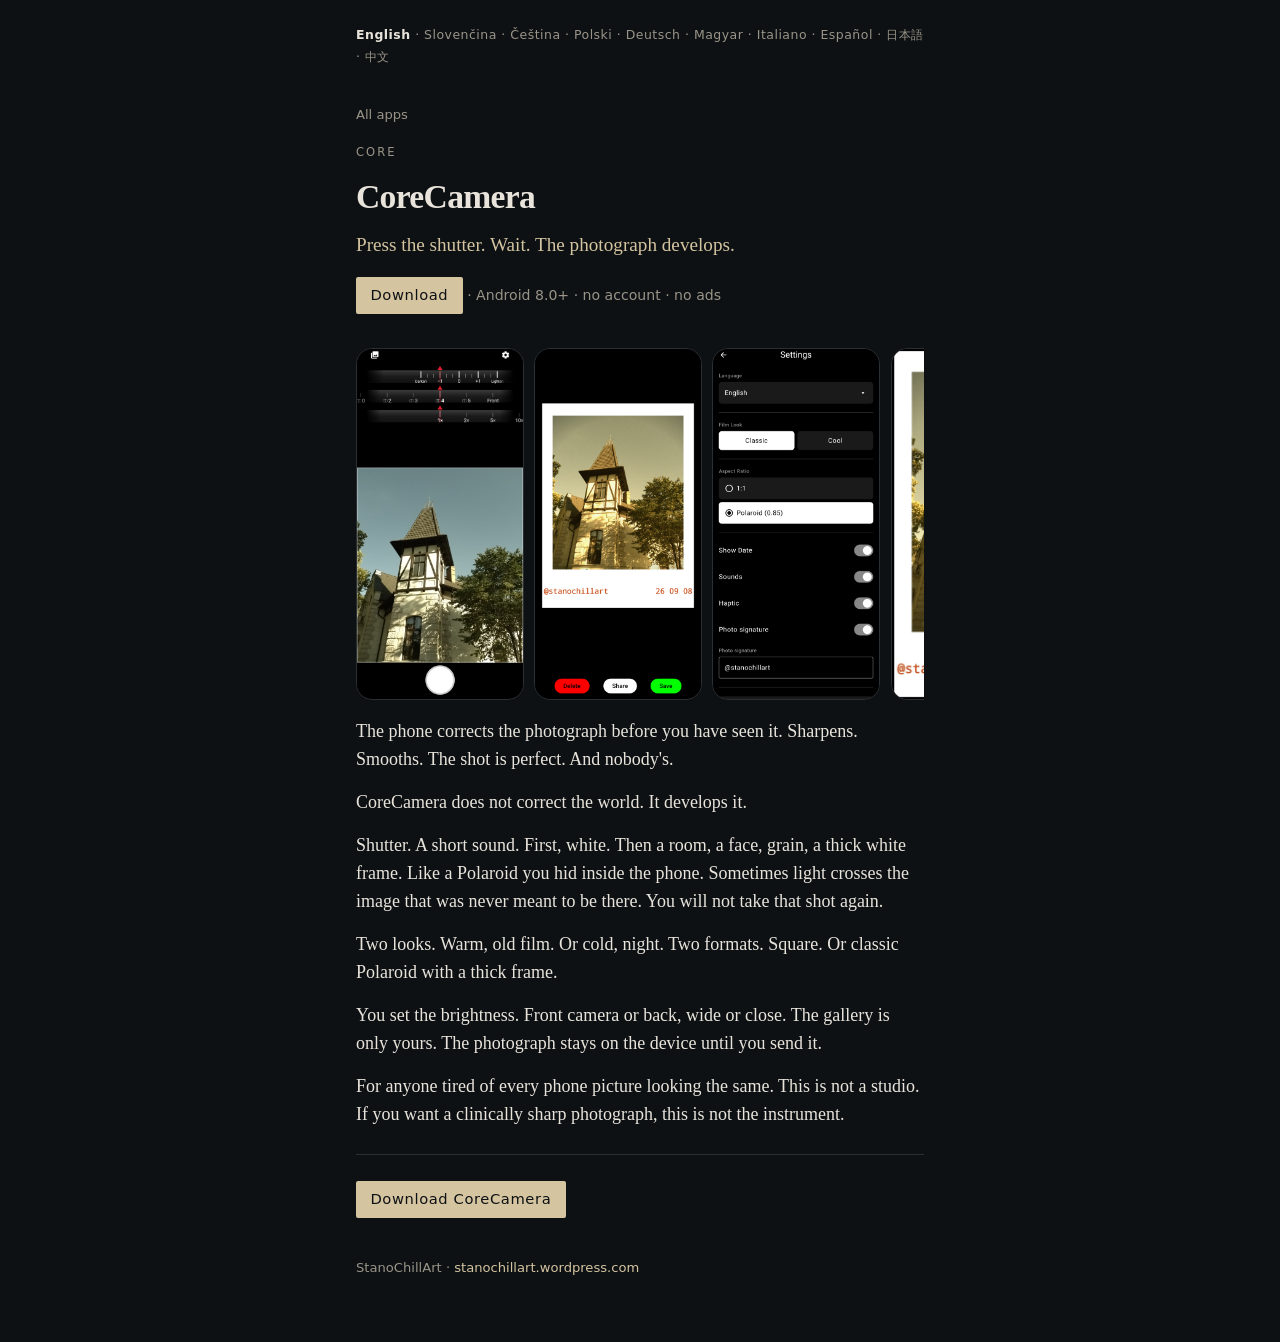
<file: docs/index.html>
<!DOCTYPE html>
<html lang="en">
<head>
<meta charset="utf-8">
<meta name="viewport" content="width=device-width, initial-scale=1">
<title>CoreCamera — Press the shutter. Wait. The photograph develops.</title>
<link rel="stylesheet" href="assets/style.css">

</head>
<body>
<div class="wrap">
<nav class="langs"><strong>English</strong> · <a href="sk/">Slovenčina</a> · <a href="cs/">Čeština</a> · <a href="pl/">Polski</a> · <a href="de/">Deutsch</a> · <a href="hu/">Magyar</a> · <a href="it/">Italiano</a> · <a href="es/">Español</a> · <a href="ja/">日本語</a> · <a href="zh/">中文</a></nav>
<p class="home"><a href="https://stanochillart.github.io/">All apps</a></p>
<p class="kicker">Core</p>
<h1>CoreCamera</h1>
<p class="tag">Press the shutter. Wait. The photograph develops.</p>
<p class="meta"><a class="dl" href="https://github.com/stanochillart/CoreCamera/releases/download/v1.6/CoreCamera-1.6.apk">Download</a> · Android 8.0+ · no account · no ads</p>
<div class="shots">
<img src="screenshots/01.png" alt="CoreCamera">
<img src="screenshots/02.png" alt="CoreCamera">
<img src="screenshots/03.png" alt="CoreCamera">
<img src="screenshots/04.jpg" alt="CoreCamera">
</div>

<p>The phone corrects the photograph before you have seen it. Sharpens. Smooths. The shot is perfect. And nobody&#x27;s.</p>
<p>CoreCamera does not correct the world. It develops it.</p>
<p>Shutter. A short sound. First, white. Then a room, a face, grain, a thick white frame. Like a Polaroid you hid inside the phone. Sometimes light crosses the image that was never meant to be there. You will not take that shot again.</p>
<p>Two looks. Warm, old film. Or cold, night. Two formats. Square. Or classic Polaroid with a thick frame.</p>
<p>You set the brightness. Front camera or back, wide or close. The gallery is only yours. The photograph stays on the device until you send it.</p>
<p>For anyone tired of every phone picture looking the same. This is not a studio. If you want a clinically sharp photograph, this is not the instrument.</p>
<hr>
<p><a class="dl" href="https://github.com/stanochillart/CoreCamera/releases/download/v1.6/CoreCamera-1.6.apk">Download CoreCamera</a></p>
<footer>StanoChillArt · <a href="https://stanochillart.wordpress.com/">stanochillart.wordpress.com</a></footer>

</div>
</body>
</html>
</file>
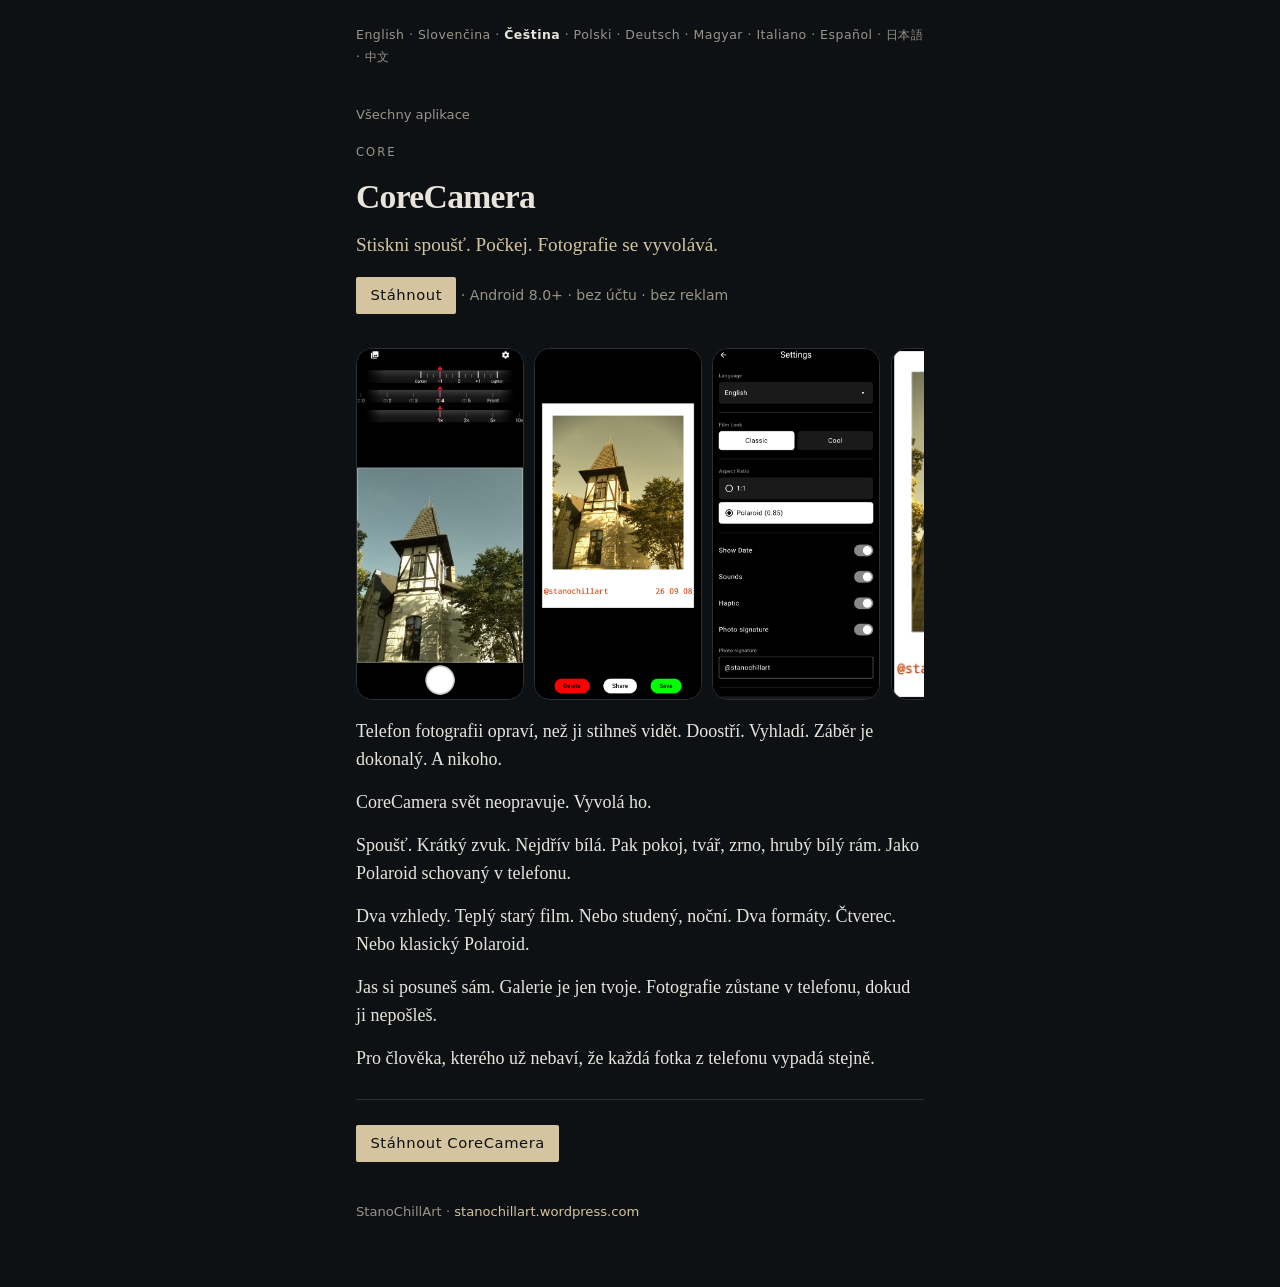
<file: docs/cs/index.html>
<!DOCTYPE html>
<html lang="cs">
<head>
<meta charset="utf-8">
<meta name="viewport" content="width=device-width, initial-scale=1">
<title>CoreCamera — Stiskni spoušť. Počkej. Fotografie se vyvolává.</title>
<link rel="stylesheet" href="../assets/style.css">

</head>
<body>
<div class="wrap">
<nav class="langs"><a href="../">English</a> · <a href="../sk/">Slovenčina</a> · <strong>Čeština</strong> · <a href="../pl/">Polski</a> · <a href="../de/">Deutsch</a> · <a href="../hu/">Magyar</a> · <a href="../it/">Italiano</a> · <a href="../es/">Español</a> · <a href="../ja/">日本語</a> · <a href="../zh/">中文</a></nav>
<p class="home"><a href="https://stanochillart.github.io/cs/">Všechny aplikace</a></p>
<p class="kicker">Core</p>
<h1>CoreCamera</h1>
<p class="tag">Stiskni spoušť. Počkej. Fotografie se vyvolává.</p>
<p class="meta"><a class="dl" href="https://github.com/stanochillart/CoreCamera/releases/download/v1.6/CoreCamera-1.6.apk">Stáhnout</a> · Android 8.0+ · bez účtu · bez reklam</p>
<div class="shots">
<img src="../screenshots/01.png" alt="CoreCamera">
<img src="../screenshots/02.png" alt="CoreCamera">
<img src="../screenshots/03.png" alt="CoreCamera">
<img src="../screenshots/04.jpg" alt="CoreCamera">
</div>

<p>Telefon fotografii opraví, než ji stihneš vidět. Doostří. Vyhladí. Záběr je dokonalý. A nikoho.</p>
<p>CoreCamera svět neopravuje. Vyvolá ho.</p>
<p>Spoušť. Krátký zvuk. Nejdřív bílá. Pak pokoj, tvář, zrno, hrubý bílý rám. Jako Polaroid schovaný v telefonu.</p>
<p>Dva vzhledy. Teplý starý film. Nebo studený, noční. Dva formáty. Čtverec. Nebo klasický Polaroid.</p>
<p>Jas si posuneš sám. Galerie je jen tvoje. Fotografie zůstane v telefonu, dokud ji nepošleš.</p>
<p>Pro člověka, kterého už nebaví, že každá fotka z telefonu vypadá stejně.</p>
<hr>
<p><a class="dl" href="https://github.com/stanochillart/CoreCamera/releases/download/v1.6/CoreCamera-1.6.apk">Stáhnout CoreCamera</a></p>
<footer>StanoChillArt · <a href="https://stanochillart.wordpress.com/">stanochillart.wordpress.com</a></footer>

</div>
</body>
</html>
</file>
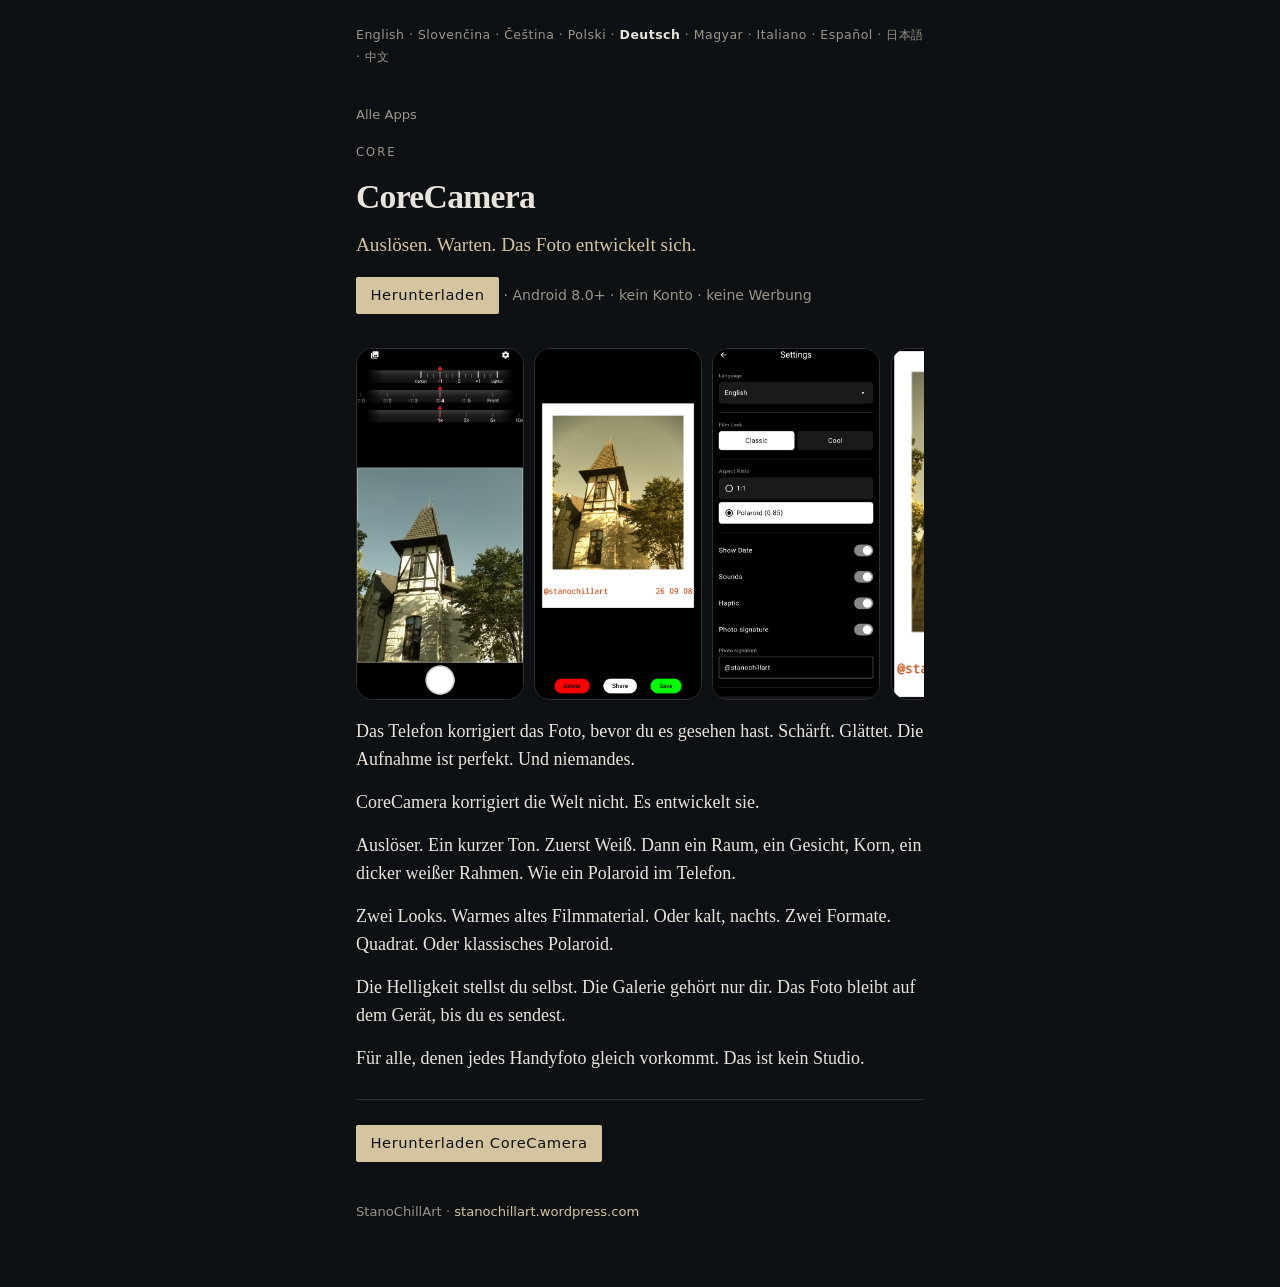
<file: docs/de/index.html>
<!DOCTYPE html>
<html lang="de">
<head>
<meta charset="utf-8">
<meta name="viewport" content="width=device-width, initial-scale=1">
<title>CoreCamera — Auslösen. Warten. Das Foto entwickelt sich.</title>
<link rel="stylesheet" href="../assets/style.css">

</head>
<body>
<div class="wrap">
<nav class="langs"><a href="../">English</a> · <a href="../sk/">Slovenčina</a> · <a href="../cs/">Čeština</a> · <a href="../pl/">Polski</a> · <strong>Deutsch</strong> · <a href="../hu/">Magyar</a> · <a href="../it/">Italiano</a> · <a href="../es/">Español</a> · <a href="../ja/">日本語</a> · <a href="../zh/">中文</a></nav>
<p class="home"><a href="https://stanochillart.github.io/de/">Alle Apps</a></p>
<p class="kicker">Core</p>
<h1>CoreCamera</h1>
<p class="tag">Auslösen. Warten. Das Foto entwickelt sich.</p>
<p class="meta"><a class="dl" href="https://github.com/stanochillart/CoreCamera/releases/download/v1.6/CoreCamera-1.6.apk">Herunterladen</a> · Android 8.0+ · kein Konto · keine Werbung</p>
<div class="shots">
<img src="../screenshots/01.png" alt="CoreCamera">
<img src="../screenshots/02.png" alt="CoreCamera">
<img src="../screenshots/03.png" alt="CoreCamera">
<img src="../screenshots/04.jpg" alt="CoreCamera">
</div>

<p>Das Telefon korrigiert das Foto, bevor du es gesehen hast. Schärft. Glättet. Die Aufnahme ist perfekt. Und niemandes.</p>
<p>CoreCamera korrigiert die Welt nicht. Es entwickelt sie.</p>
<p>Auslöser. Ein kurzer Ton. Zuerst Weiß. Dann ein Raum, ein Gesicht, Korn, ein dicker weißer Rahmen. Wie ein Polaroid im Telefon.</p>
<p>Zwei Looks. Warmes altes Filmmaterial. Oder kalt, nachts. Zwei Formate. Quadrat. Oder klassisches Polaroid.</p>
<p>Die Helligkeit stellst du selbst. Die Galerie gehört nur dir. Das Foto bleibt auf dem Gerät, bis du es sendest.</p>
<p>Für alle, denen jedes Handyfoto gleich vorkommt. Das ist kein Studio.</p>
<hr>
<p><a class="dl" href="https://github.com/stanochillart/CoreCamera/releases/download/v1.6/CoreCamera-1.6.apk">Herunterladen CoreCamera</a></p>
<footer>StanoChillArt · <a href="https://stanochillart.wordpress.com/">stanochillart.wordpress.com</a></footer>

</div>
</body>
</html>
</file>
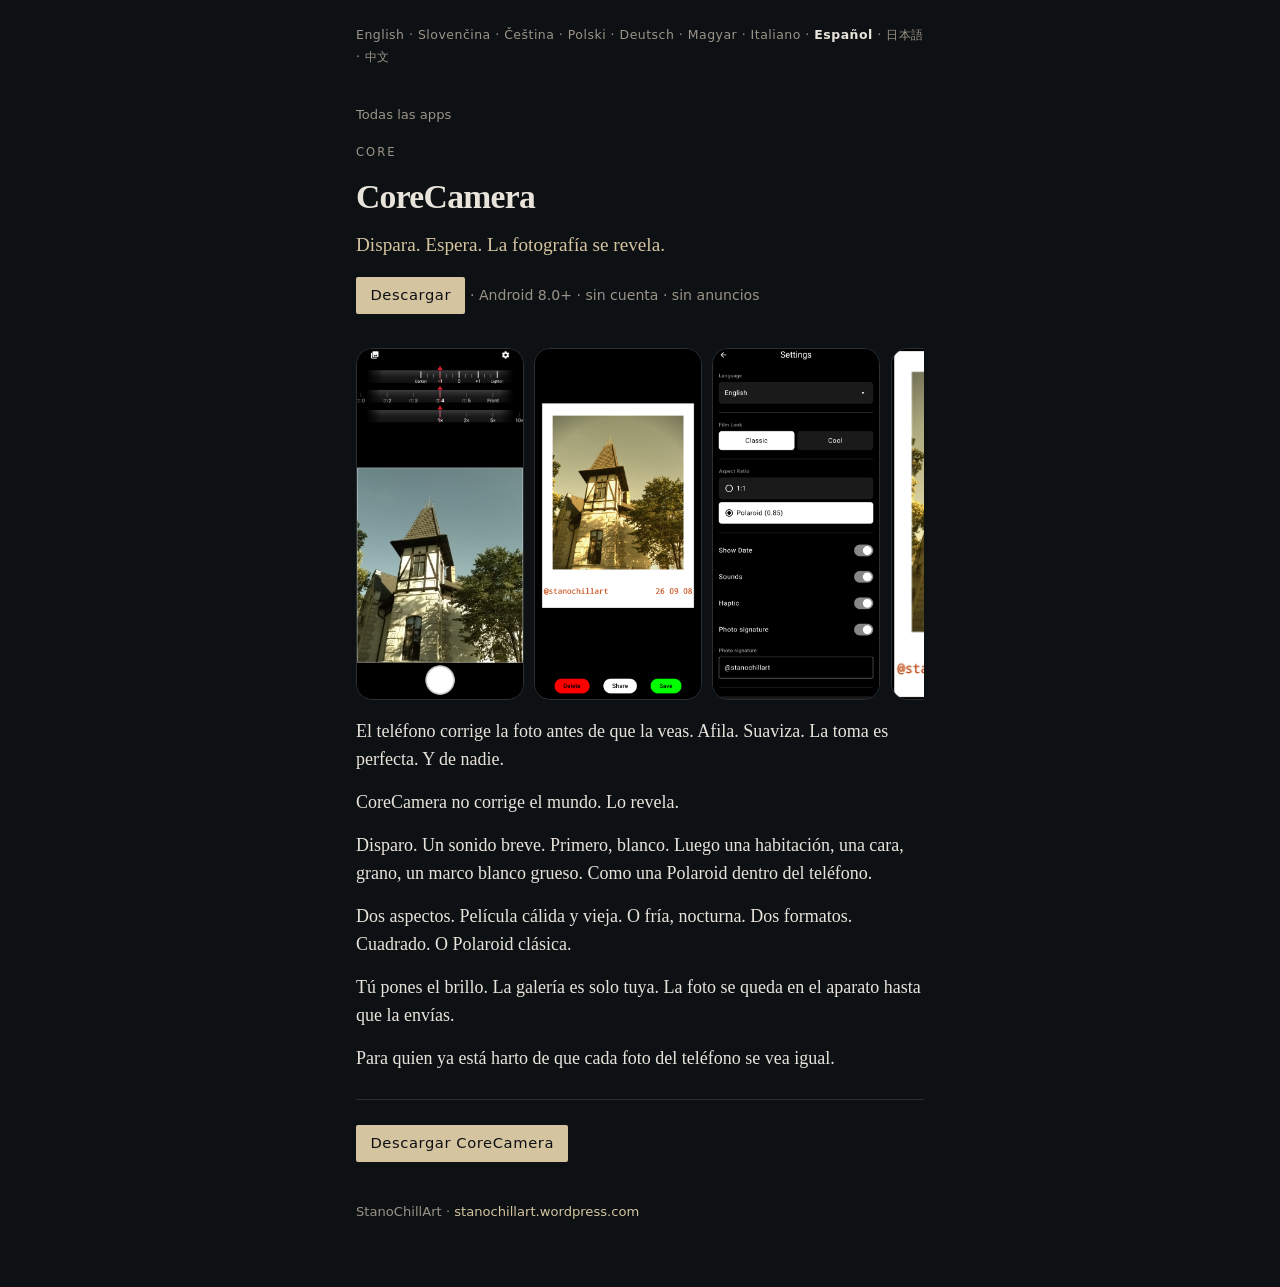
<file: docs/es/index.html>
<!DOCTYPE html>
<html lang="es">
<head>
<meta charset="utf-8">
<meta name="viewport" content="width=device-width, initial-scale=1">
<title>CoreCamera — Dispara. Espera. La fotografía se revela.</title>
<link rel="stylesheet" href="../assets/style.css">

</head>
<body>
<div class="wrap">
<nav class="langs"><a href="../">English</a> · <a href="../sk/">Slovenčina</a> · <a href="../cs/">Čeština</a> · <a href="../pl/">Polski</a> · <a href="../de/">Deutsch</a> · <a href="../hu/">Magyar</a> · <a href="../it/">Italiano</a> · <strong>Español</strong> · <a href="../ja/">日本語</a> · <a href="../zh/">中文</a></nav>
<p class="home"><a href="https://stanochillart.github.io/es/">Todas las apps</a></p>
<p class="kicker">Core</p>
<h1>CoreCamera</h1>
<p class="tag">Dispara. Espera. La fotografía se revela.</p>
<p class="meta"><a class="dl" href="https://github.com/stanochillart/CoreCamera/releases/download/v1.6/CoreCamera-1.6.apk">Descargar</a> · Android 8.0+ · sin cuenta · sin anuncios</p>
<div class="shots">
<img src="../screenshots/01.png" alt="CoreCamera">
<img src="../screenshots/02.png" alt="CoreCamera">
<img src="../screenshots/03.png" alt="CoreCamera">
<img src="../screenshots/04.jpg" alt="CoreCamera">
</div>

<p>El teléfono corrige la foto antes de que la veas. Afila. Suaviza. La toma es perfecta. Y de nadie.</p>
<p>CoreCamera no corrige el mundo. Lo revela.</p>
<p>Disparo. Un sonido breve. Primero, blanco. Luego una habitación, una cara, grano, un marco blanco grueso. Como una Polaroid dentro del teléfono.</p>
<p>Dos aspectos. Película cálida y vieja. O fría, nocturna. Dos formatos. Cuadrado. O Polaroid clásica.</p>
<p>Tú pones el brillo. La galería es solo tuya. La foto se queda en el aparato hasta que la envías.</p>
<p>Para quien ya está harto de que cada foto del teléfono se vea igual.</p>
<hr>
<p><a class="dl" href="https://github.com/stanochillart/CoreCamera/releases/download/v1.6/CoreCamera-1.6.apk">Descargar CoreCamera</a></p>
<footer>StanoChillArt · <a href="https://stanochillart.wordpress.com/">stanochillart.wordpress.com</a></footer>

</div>
</body>
</html>
</file>
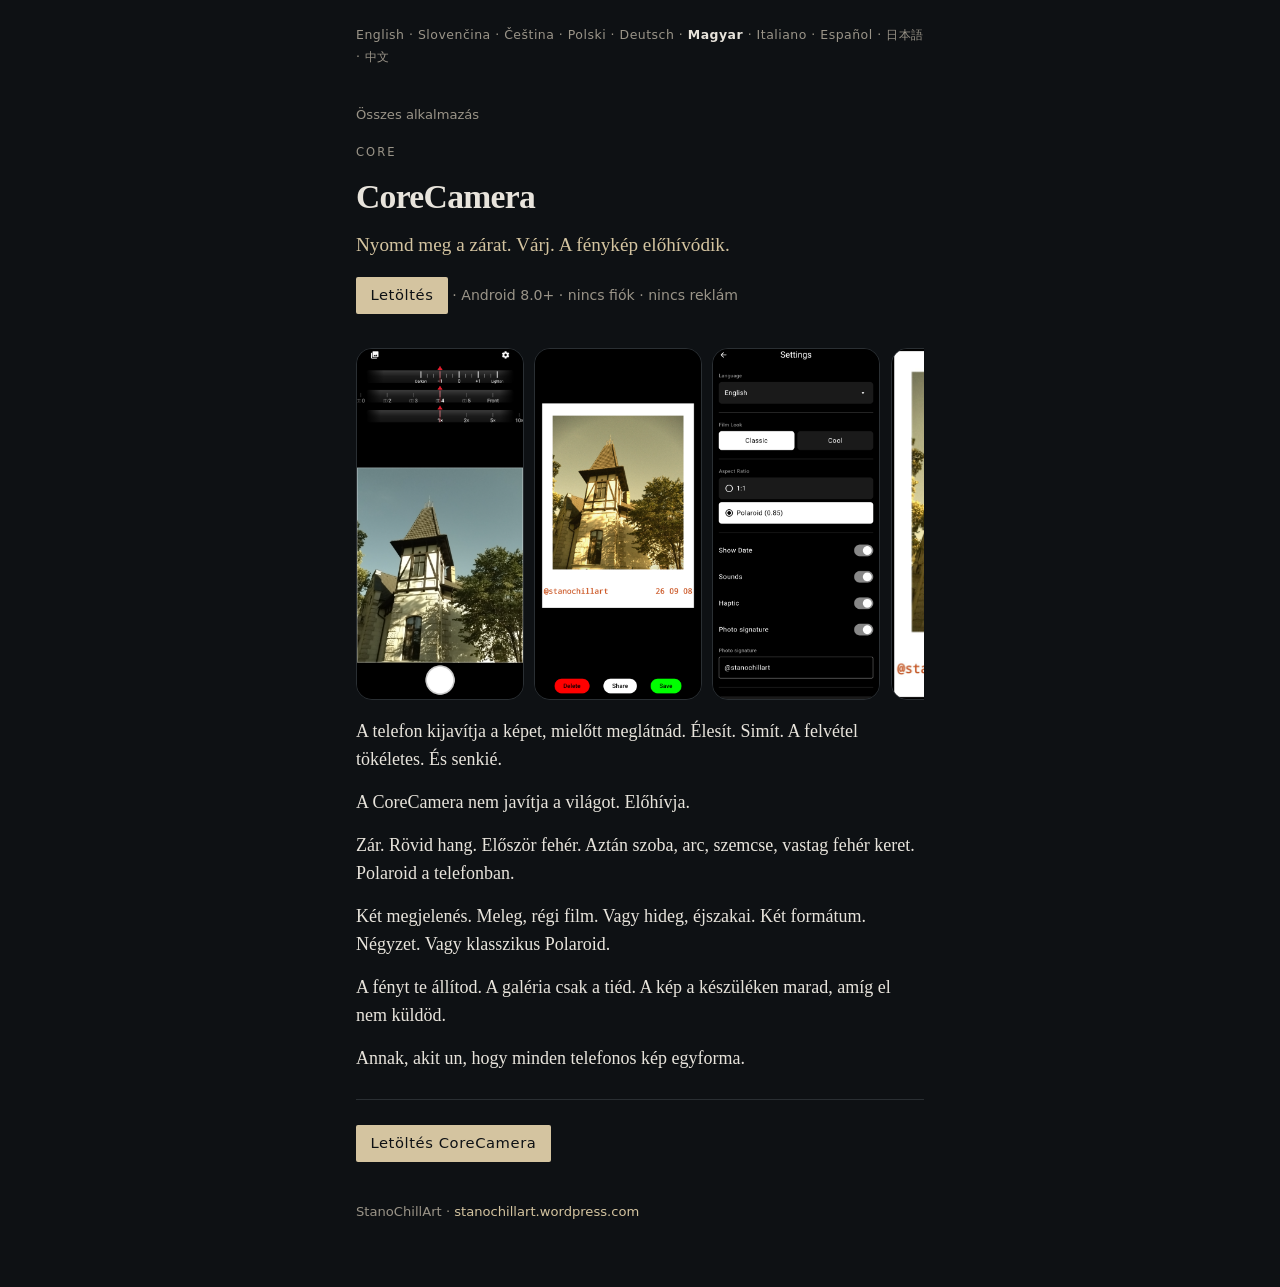
<file: docs/hu/index.html>
<!DOCTYPE html>
<html lang="hu">
<head>
<meta charset="utf-8">
<meta name="viewport" content="width=device-width, initial-scale=1">
<title>CoreCamera — Nyomd meg a zárat. Várj. A fénykép előhívódik.</title>
<link rel="stylesheet" href="../assets/style.css">

</head>
<body>
<div class="wrap">
<nav class="langs"><a href="../">English</a> · <a href="../sk/">Slovenčina</a> · <a href="../cs/">Čeština</a> · <a href="../pl/">Polski</a> · <a href="../de/">Deutsch</a> · <strong>Magyar</strong> · <a href="../it/">Italiano</a> · <a href="../es/">Español</a> · <a href="../ja/">日本語</a> · <a href="../zh/">中文</a></nav>
<p class="home"><a href="https://stanochillart.github.io/hu/">Összes alkalmazás</a></p>
<p class="kicker">Core</p>
<h1>CoreCamera</h1>
<p class="tag">Nyomd meg a zárat. Várj. A fénykép előhívódik.</p>
<p class="meta"><a class="dl" href="https://github.com/stanochillart/CoreCamera/releases/download/v1.6/CoreCamera-1.6.apk">Letöltés</a> · Android 8.0+ · nincs fiók · nincs reklám</p>
<div class="shots">
<img src="../screenshots/01.png" alt="CoreCamera">
<img src="../screenshots/02.png" alt="CoreCamera">
<img src="../screenshots/03.png" alt="CoreCamera">
<img src="../screenshots/04.jpg" alt="CoreCamera">
</div>

<p>A telefon kijavítja a képet, mielőtt meglátnád. Élesít. Simít. A felvétel tökéletes. És senkié.</p>
<p>A CoreCamera nem javítja a világot. Előhívja.</p>
<p>Zár. Rövid hang. Először fehér. Aztán szoba, arc, szemcse, vastag fehér keret. Polaroid a telefonban.</p>
<p>Két megjelenés. Meleg, régi film. Vagy hideg, éjszakai. Két formátum. Négyzet. Vagy klasszikus Polaroid.</p>
<p>A fényt te állítod. A galéria csak a tiéd. A kép a készüléken marad, amíg el nem küldöd.</p>
<p>Annak, akit un, hogy minden telefonos kép egyforma.</p>
<hr>
<p><a class="dl" href="https://github.com/stanochillart/CoreCamera/releases/download/v1.6/CoreCamera-1.6.apk">Letöltés CoreCamera</a></p>
<footer>StanoChillArt · <a href="https://stanochillart.wordpress.com/">stanochillart.wordpress.com</a></footer>

</div>
</body>
</html>
</file>
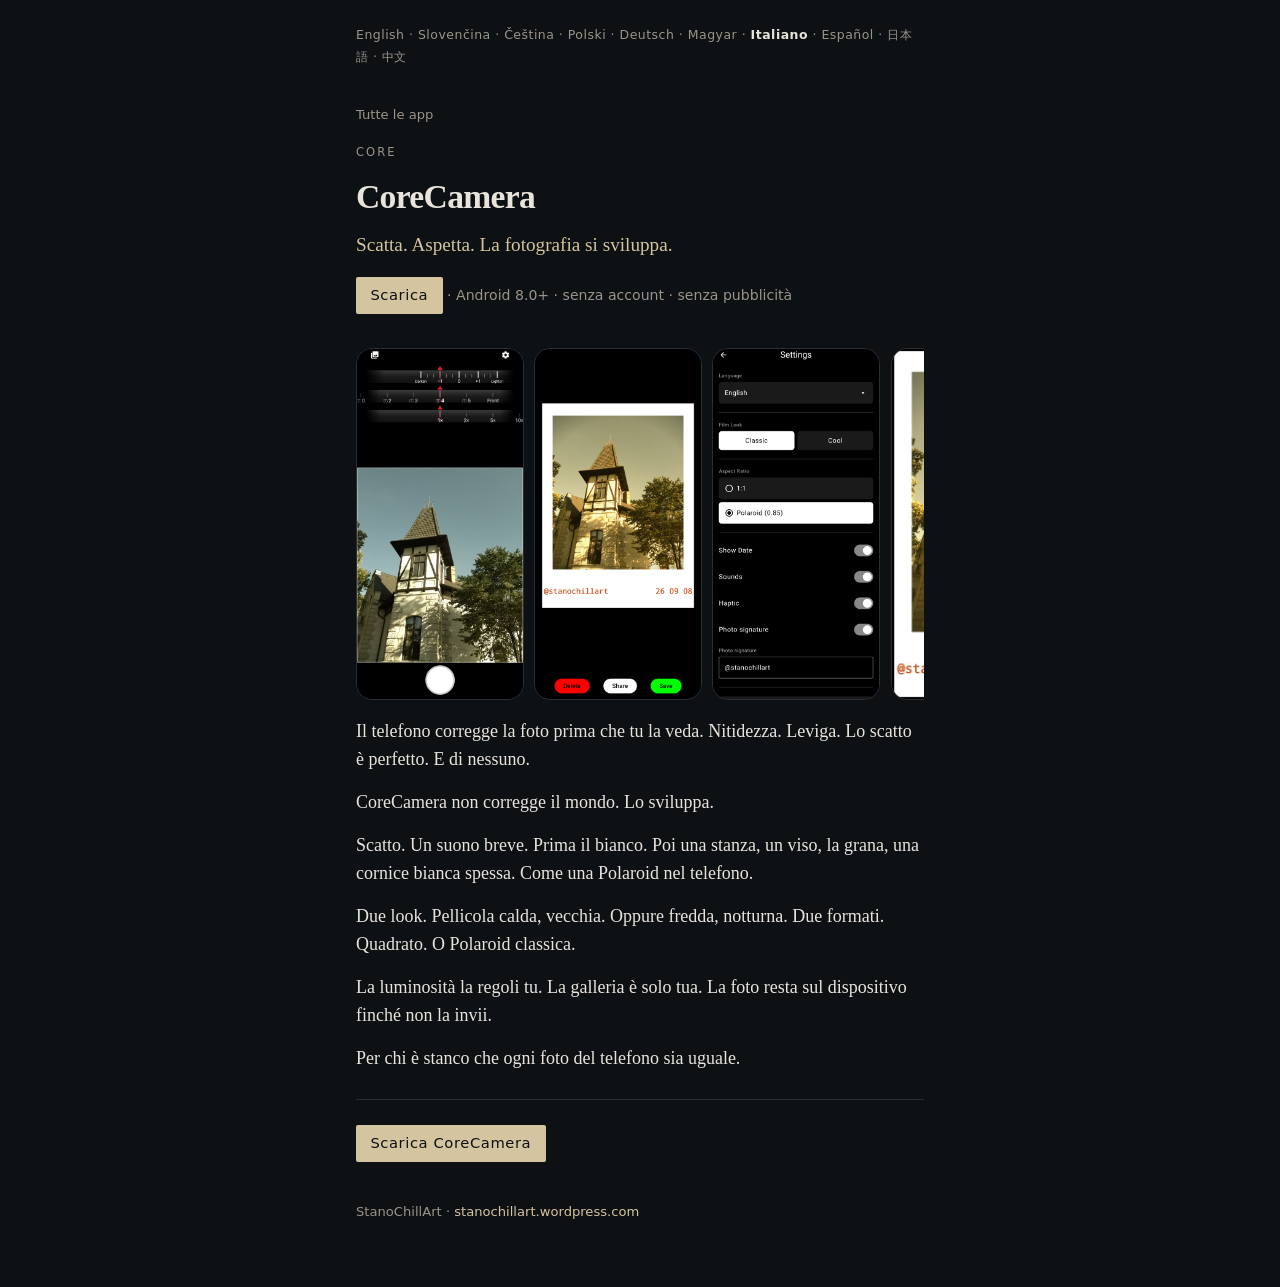
<file: docs/it/index.html>
<!DOCTYPE html>
<html lang="it">
<head>
<meta charset="utf-8">
<meta name="viewport" content="width=device-width, initial-scale=1">
<title>CoreCamera — Scatta. Aspetta. La fotografia si sviluppa.</title>
<link rel="stylesheet" href="../assets/style.css">

</head>
<body>
<div class="wrap">
<nav class="langs"><a href="../">English</a> · <a href="../sk/">Slovenčina</a> · <a href="../cs/">Čeština</a> · <a href="../pl/">Polski</a> · <a href="../de/">Deutsch</a> · <a href="../hu/">Magyar</a> · <strong>Italiano</strong> · <a href="../es/">Español</a> · <a href="../ja/">日本語</a> · <a href="../zh/">中文</a></nav>
<p class="home"><a href="https://stanochillart.github.io/it/">Tutte le app</a></p>
<p class="kicker">Core</p>
<h1>CoreCamera</h1>
<p class="tag">Scatta. Aspetta. La fotografia si sviluppa.</p>
<p class="meta"><a class="dl" href="https://github.com/stanochillart/CoreCamera/releases/download/v1.6/CoreCamera-1.6.apk">Scarica</a> · Android 8.0+ · senza account · senza pubblicità</p>
<div class="shots">
<img src="../screenshots/01.png" alt="CoreCamera">
<img src="../screenshots/02.png" alt="CoreCamera">
<img src="../screenshots/03.png" alt="CoreCamera">
<img src="../screenshots/04.jpg" alt="CoreCamera">
</div>

<p>Il telefono corregge la foto prima che tu la veda. Nitidezza. Leviga. Lo scatto è perfetto. E di nessuno.</p>
<p>CoreCamera non corregge il mondo. Lo sviluppa.</p>
<p>Scatto. Un suono breve. Prima il bianco. Poi una stanza, un viso, la grana, una cornice bianca spessa. Come una Polaroid nel telefono.</p>
<p>Due look. Pellicola calda, vecchia. Oppure fredda, notturna. Due formati. Quadrato. O Polaroid classica.</p>
<p>La luminosità la regoli tu. La galleria è solo tua. La foto resta sul dispositivo finché non la invii.</p>
<p>Per chi è stanco che ogni foto del telefono sia uguale.</p>
<hr>
<p><a class="dl" href="https://github.com/stanochillart/CoreCamera/releases/download/v1.6/CoreCamera-1.6.apk">Scarica CoreCamera</a></p>
<footer>StanoChillArt · <a href="https://stanochillart.wordpress.com/">stanochillart.wordpress.com</a></footer>

</div>
</body>
</html>
</file>
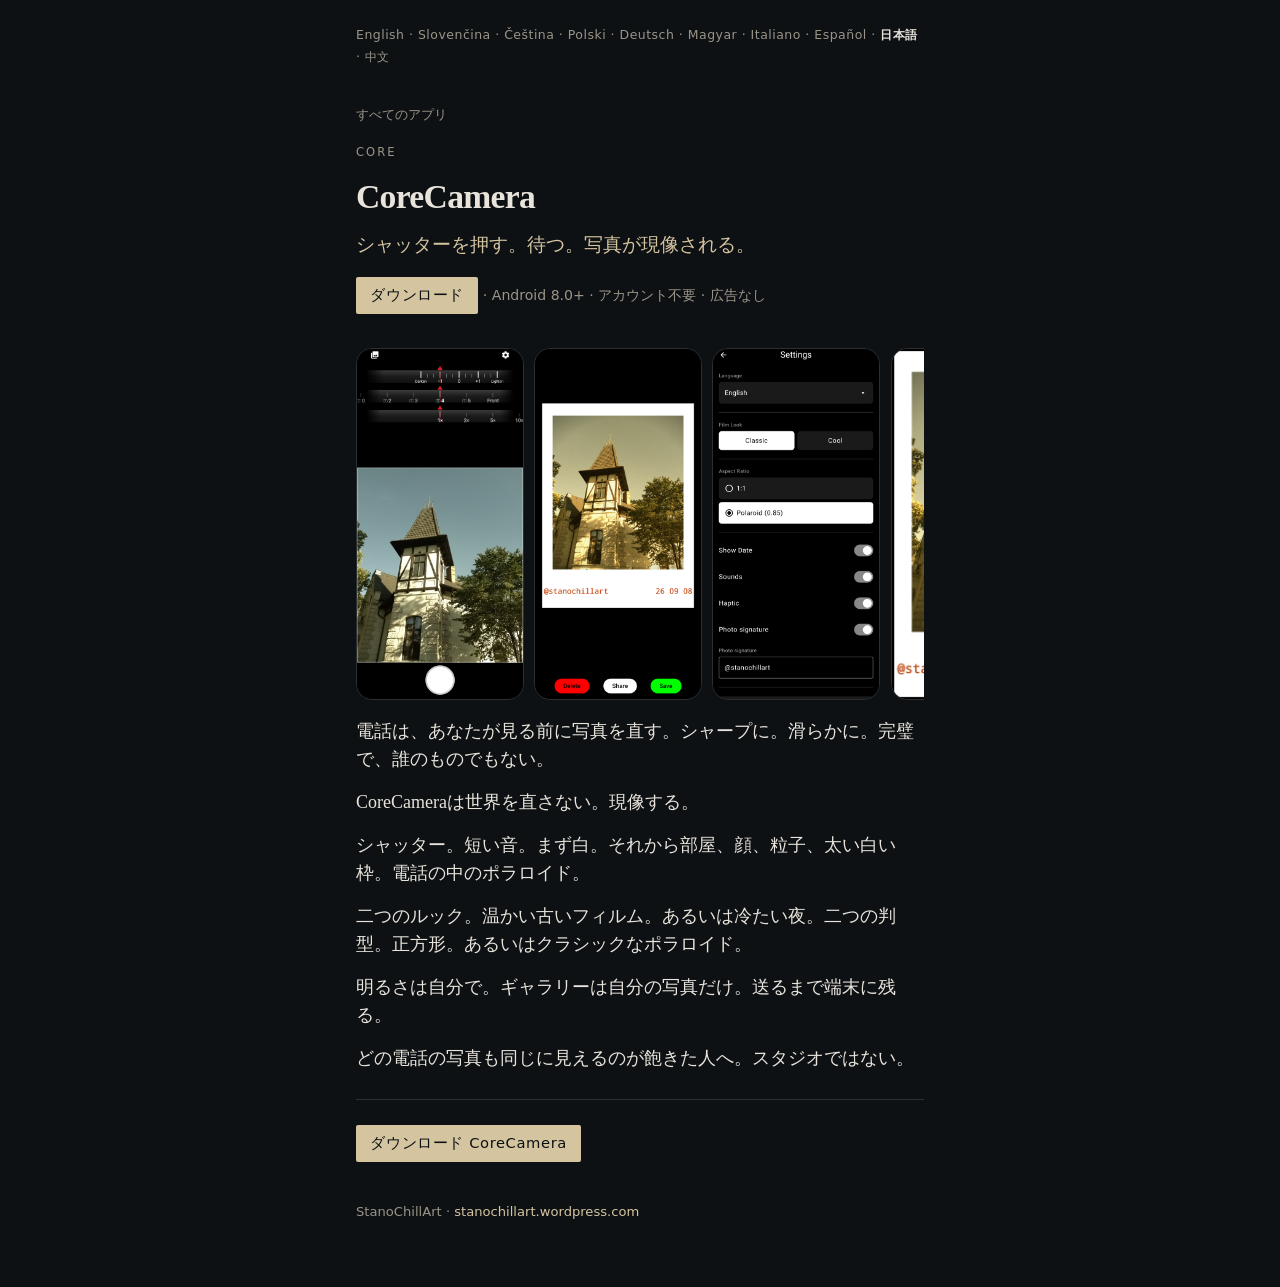
<file: docs/ja/index.html>
<!DOCTYPE html>
<html lang="ja">
<head>
<meta charset="utf-8">
<meta name="viewport" content="width=device-width, initial-scale=1">
<title>CoreCamera — シャッターを押す。待つ。写真が現像される。</title>
<link rel="stylesheet" href="../assets/style.css">

</head>
<body>
<div class="wrap">
<nav class="langs"><a href="../">English</a> · <a href="../sk/">Slovenčina</a> · <a href="../cs/">Čeština</a> · <a href="../pl/">Polski</a> · <a href="../de/">Deutsch</a> · <a href="../hu/">Magyar</a> · <a href="../it/">Italiano</a> · <a href="../es/">Español</a> · <strong>日本語</strong> · <a href="../zh/">中文</a></nav>
<p class="home"><a href="https://stanochillart.github.io/ja/">すべてのアプリ</a></p>
<p class="kicker">Core</p>
<h1>CoreCamera</h1>
<p class="tag">シャッターを押す。待つ。写真が現像される。</p>
<p class="meta"><a class="dl" href="https://github.com/stanochillart/CoreCamera/releases/download/v1.6/CoreCamera-1.6.apk">ダウンロード</a> · Android 8.0+ · アカウント不要 · 広告なし</p>
<div class="shots">
<img src="../screenshots/01.png" alt="CoreCamera">
<img src="../screenshots/02.png" alt="CoreCamera">
<img src="../screenshots/03.png" alt="CoreCamera">
<img src="../screenshots/04.jpg" alt="CoreCamera">
</div>

<p>電話は、あなたが見る前に写真を直す。シャープに。滑らかに。完璧で、誰のものでもない。</p>
<p>CoreCameraは世界を直さない。現像する。</p>
<p>シャッター。短い音。まず白。それから部屋、顔、粒子、太い白い枠。電話の中のポラロイド。</p>
<p>二つのルック。温かい古いフィルム。あるいは冷たい夜。二つの判型。正方形。あるいはクラシックなポラロイド。</p>
<p>明るさは自分で。ギャラリーは自分の写真だけ。送るまで端末に残る。</p>
<p>どの電話の写真も同じに見えるのが飽きた人へ。スタジオではない。</p>
<hr>
<p><a class="dl" href="https://github.com/stanochillart/CoreCamera/releases/download/v1.6/CoreCamera-1.6.apk">ダウンロード CoreCamera</a></p>
<footer>StanoChillArt · <a href="https://stanochillart.wordpress.com/">stanochillart.wordpress.com</a></footer>

</div>
</body>
</html>
</file>
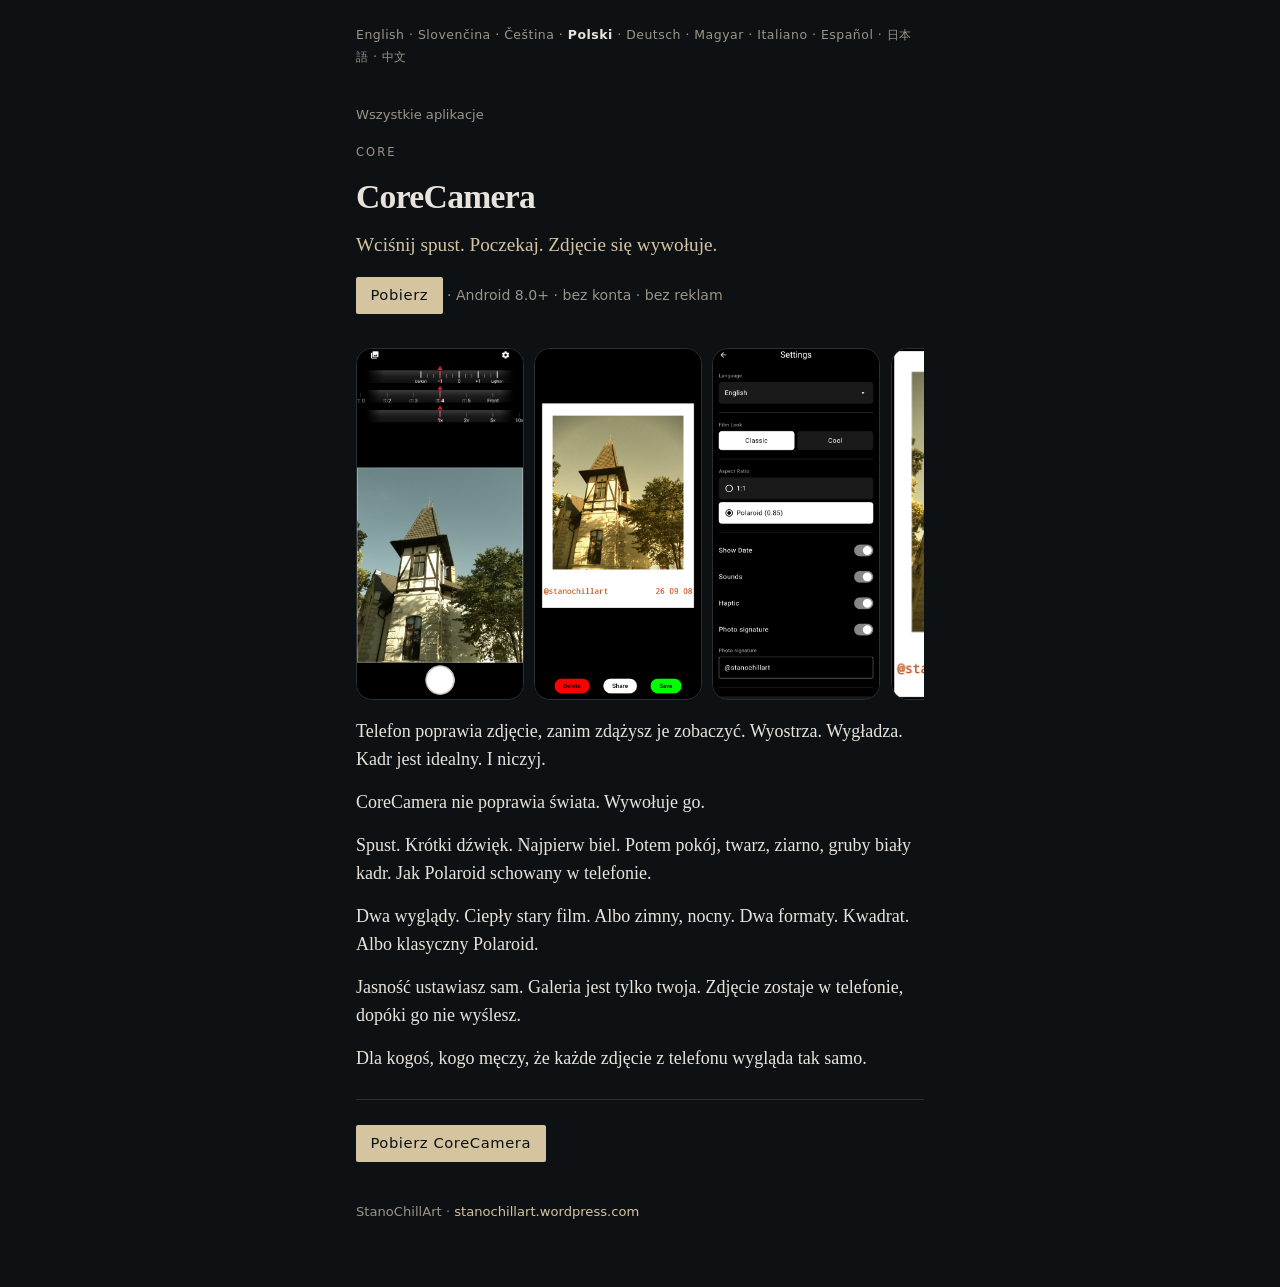
<file: docs/pl/index.html>
<!DOCTYPE html>
<html lang="pl">
<head>
<meta charset="utf-8">
<meta name="viewport" content="width=device-width, initial-scale=1">
<title>CoreCamera — Wciśnij spust. Poczekaj. Zdjęcie się wywołuje.</title>
<link rel="stylesheet" href="../assets/style.css">

</head>
<body>
<div class="wrap">
<nav class="langs"><a href="../">English</a> · <a href="../sk/">Slovenčina</a> · <a href="../cs/">Čeština</a> · <strong>Polski</strong> · <a href="../de/">Deutsch</a> · <a href="../hu/">Magyar</a> · <a href="../it/">Italiano</a> · <a href="../es/">Español</a> · <a href="../ja/">日本語</a> · <a href="../zh/">中文</a></nav>
<p class="home"><a href="https://stanochillart.github.io/pl/">Wszystkie aplikacje</a></p>
<p class="kicker">Core</p>
<h1>CoreCamera</h1>
<p class="tag">Wciśnij spust. Poczekaj. Zdjęcie się wywołuje.</p>
<p class="meta"><a class="dl" href="https://github.com/stanochillart/CoreCamera/releases/download/v1.6/CoreCamera-1.6.apk">Pobierz</a> · Android 8.0+ · bez konta · bez reklam</p>
<div class="shots">
<img src="../screenshots/01.png" alt="CoreCamera">
<img src="../screenshots/02.png" alt="CoreCamera">
<img src="../screenshots/03.png" alt="CoreCamera">
<img src="../screenshots/04.jpg" alt="CoreCamera">
</div>

<p>Telefon poprawia zdjęcie, zanim zdążysz je zobaczyć. Wyostrza. Wygładza. Kadr jest idealny. I niczyj.</p>
<p>CoreCamera nie poprawia świata. Wywołuje go.</p>
<p>Spust. Krótki dźwięk. Najpierw biel. Potem pokój, twarz, ziarno, gruby biały kadr. Jak Polaroid schowany w telefonie.</p>
<p>Dwa wyglądy. Ciepły stary film. Albo zimny, nocny. Dwa formaty. Kwadrat. Albo klasyczny Polaroid.</p>
<p>Jasność ustawiasz sam. Galeria jest tylko twoja. Zdjęcie zostaje w telefonie, dopóki go nie wyślesz.</p>
<p>Dla kogoś, kogo męczy, że każde zdjęcie z telefonu wygląda tak samo.</p>
<hr>
<p><a class="dl" href="https://github.com/stanochillart/CoreCamera/releases/download/v1.6/CoreCamera-1.6.apk">Pobierz CoreCamera</a></p>
<footer>StanoChillArt · <a href="https://stanochillart.wordpress.com/">stanochillart.wordpress.com</a></footer>

</div>
</body>
</html>
</file>
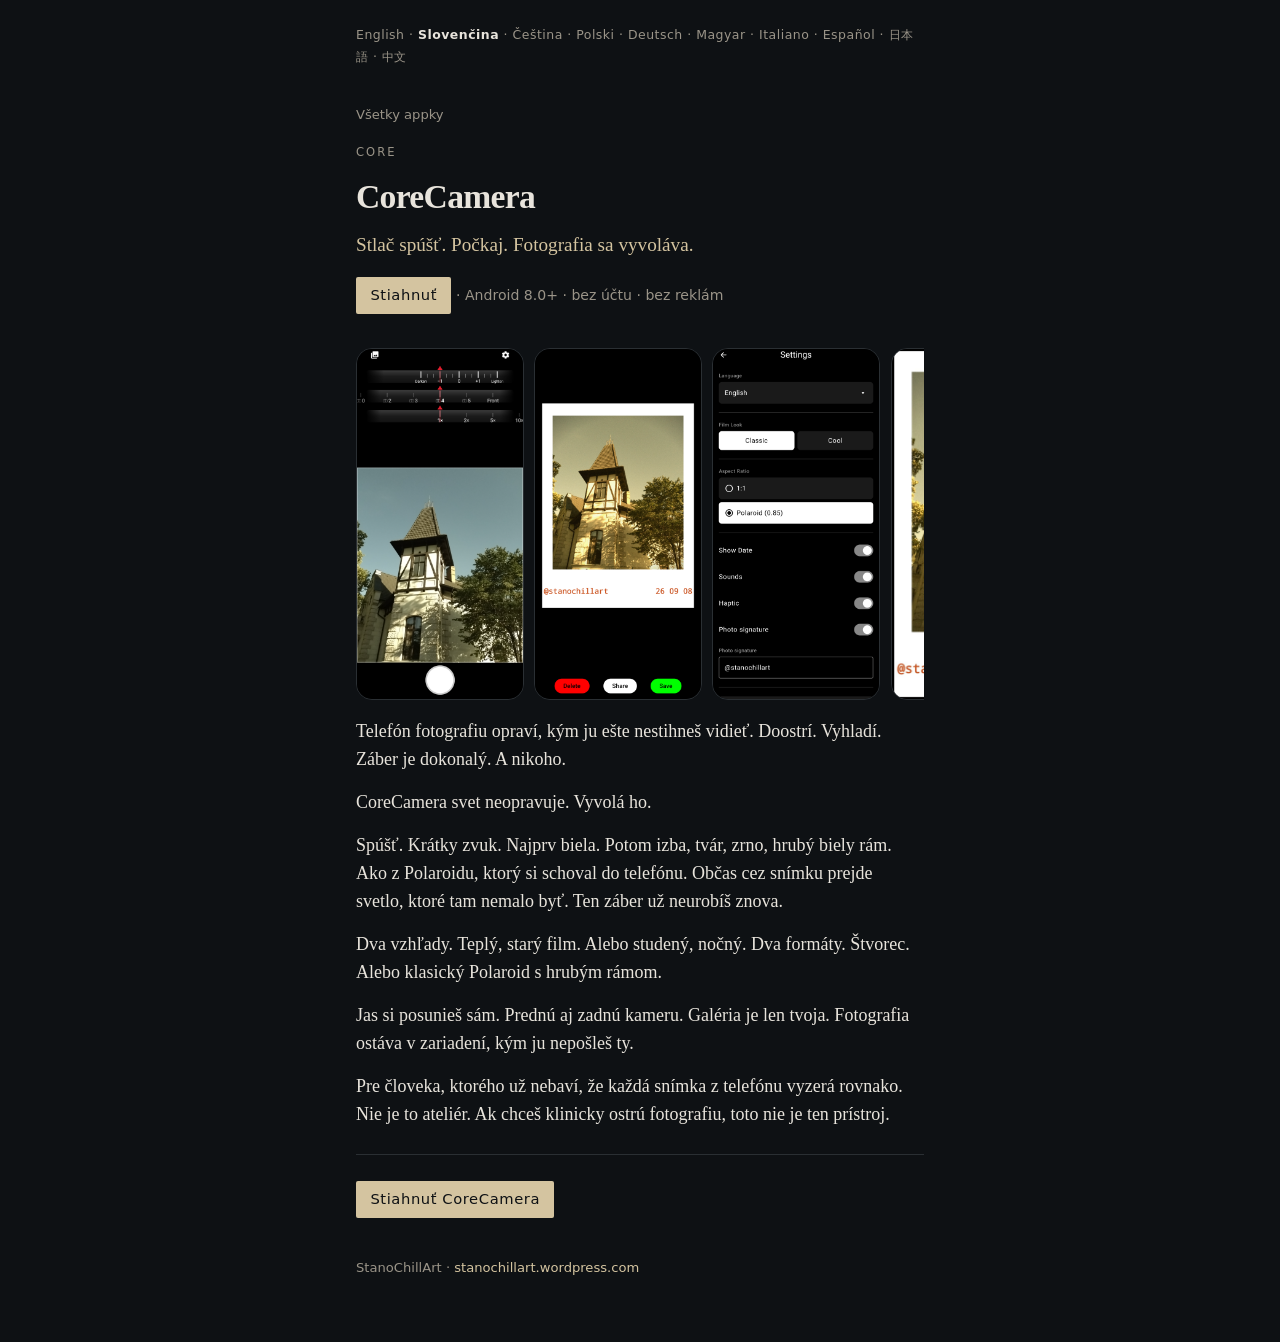
<file: docs/sk/index.html>
<!DOCTYPE html>
<html lang="sk">
<head>
<meta charset="utf-8">
<meta name="viewport" content="width=device-width, initial-scale=1">
<title>CoreCamera — Stlač spúšť. Počkaj. Fotografia sa vyvoláva.</title>
<link rel="stylesheet" href="../assets/style.css">

</head>
<body>
<div class="wrap">
<nav class="langs"><a href="../">English</a> · <strong>Slovenčina</strong> · <a href="../cs/">Čeština</a> · <a href="../pl/">Polski</a> · <a href="../de/">Deutsch</a> · <a href="../hu/">Magyar</a> · <a href="../it/">Italiano</a> · <a href="../es/">Español</a> · <a href="../ja/">日本語</a> · <a href="../zh/">中文</a></nav>
<p class="home"><a href="https://stanochillart.github.io/sk/">Všetky appky</a></p>
<p class="kicker">Core</p>
<h1>CoreCamera</h1>
<p class="tag">Stlač spúšť. Počkaj. Fotografia sa vyvoláva.</p>
<p class="meta"><a class="dl" href="https://github.com/stanochillart/CoreCamera/releases/download/v1.6/CoreCamera-1.6.apk">Stiahnuť</a> · Android 8.0+ · bez účtu · bez reklám</p>
<div class="shots">
<img src="../screenshots/01.png" alt="CoreCamera">
<img src="../screenshots/02.png" alt="CoreCamera">
<img src="../screenshots/03.png" alt="CoreCamera">
<img src="../screenshots/04.jpg" alt="CoreCamera">
</div>

<p>Telefón fotografiu opraví, kým ju ešte nestihneš vidieť. Doostrí. Vyhladí. Záber je dokonalý. A nikoho.</p>
<p>CoreCamera svet neopravuje. Vyvolá ho.</p>
<p>Spúšť. Krátky zvuk. Najprv biela. Potom izba, tvár, zrno, hrubý biely rám. Ako z Polaroidu, ktorý si schoval do telefónu. Občas cez snímku prejde svetlo, ktoré tam nemalo byť. Ten záber už neurobíš znova.</p>
<p>Dva vzhľady. Teplý, starý film. Alebo studený, nočný. Dva formáty. Štvorec. Alebo klasický Polaroid s hrubým rámom.</p>
<p>Jas si posunieš sám. Prednú aj zadnú kameru. Galéria je len tvoja. Fotografia ostáva v zariadení, kým ju nepošleš ty.</p>
<p>Pre človeka, ktorého už nebaví, že každá snímka z telefónu vyzerá rovnako. Nie je to ateliér. Ak chceš klinicky ostrú fotografiu, toto nie je ten prístroj.</p>
<hr>
<p><a class="dl" href="https://github.com/stanochillart/CoreCamera/releases/download/v1.6/CoreCamera-1.6.apk">Stiahnuť CoreCamera</a></p>
<footer>StanoChillArt · <a href="https://stanochillart.wordpress.com/">stanochillart.wordpress.com</a></footer>

</div>
</body>
</html>
</file>
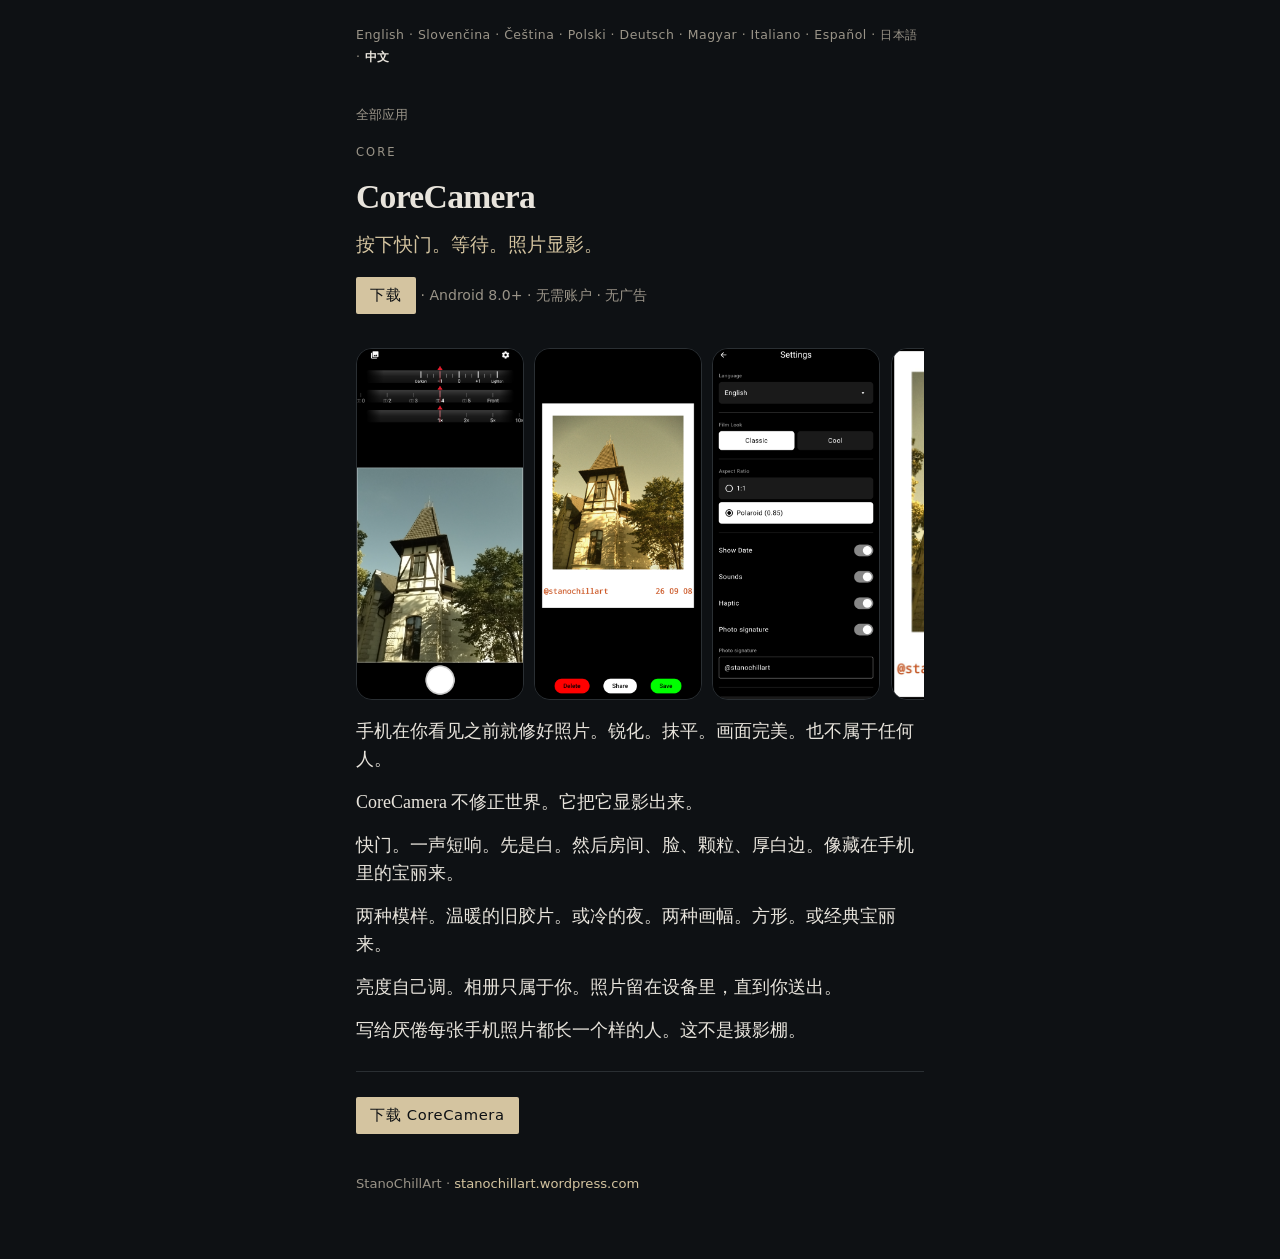
<file: docs/zh/index.html>
<!DOCTYPE html>
<html lang="zh">
<head>
<meta charset="utf-8">
<meta name="viewport" content="width=device-width, initial-scale=1">
<title>CoreCamera — 按下快门。等待。照片显影。</title>
<link rel="stylesheet" href="../assets/style.css">

</head>
<body>
<div class="wrap">
<nav class="langs"><a href="../">English</a> · <a href="../sk/">Slovenčina</a> · <a href="../cs/">Čeština</a> · <a href="../pl/">Polski</a> · <a href="../de/">Deutsch</a> · <a href="../hu/">Magyar</a> · <a href="../it/">Italiano</a> · <a href="../es/">Español</a> · <a href="../ja/">日本語</a> · <strong>中文</strong></nav>
<p class="home"><a href="https://stanochillart.github.io/zh/">全部应用</a></p>
<p class="kicker">Core</p>
<h1>CoreCamera</h1>
<p class="tag">按下快门。等待。照片显影。</p>
<p class="meta"><a class="dl" href="https://github.com/stanochillart/CoreCamera/releases/download/v1.6/CoreCamera-1.6.apk">下载</a> · Android 8.0+ · 无需账户 · 无广告</p>
<div class="shots">
<img src="../screenshots/01.png" alt="CoreCamera">
<img src="../screenshots/02.png" alt="CoreCamera">
<img src="../screenshots/03.png" alt="CoreCamera">
<img src="../screenshots/04.jpg" alt="CoreCamera">
</div>

<p>手机在你看见之前就修好照片。锐化。抹平。画面完美。也不属于任何人。</p>
<p>CoreCamera 不修正世界。它把它显影出来。</p>
<p>快门。一声短响。先是白。然后房间、脸、颗粒、厚白边。像藏在手机里的宝丽来。</p>
<p>两种模样。温暖的旧胶片。或冷的夜。两种画幅。方形。或经典宝丽来。</p>
<p>亮度自己调。相册只属于你。照片留在设备里，直到你送出。</p>
<p>写给厌倦每张手机照片都长一个样的人。这不是摄影棚。</p>
<hr>
<p><a class="dl" href="https://github.com/stanochillart/CoreCamera/releases/download/v1.6/CoreCamera-1.6.apk">下载 CoreCamera</a></p>
<footer>StanoChillArt · <a href="https://stanochillart.wordpress.com/">stanochillart.wordpress.com</a></footer>

</div>
</body>
</html>
</file>
<file: docs/assets/style.css>
:root {
  --bg: #0e1114;
  --fg: #e8e4dc;
  --muted: #9a9488;
  --line: #2a2f33;
  --accent: #d4c4a0;
}
* { box-sizing: border-box; }
html, body { margin: 0; padding: 0; }
body {
  background: var(--bg);
  color: var(--fg);
  font: 18px/1.55 "Iowan Old Style", "Palatino Linotype", Palatino, Georgia, serif;
  min-height: 100vh;
}
a { color: var(--accent); text-decoration: none; }
a:hover { text-decoration: underline; }
.wrap {
  max-width: 38rem;
  margin: 0 auto;
  padding: 1.5rem 1.25rem 4rem;
}
.wrap.wide { max-width: 68rem; }
.hero { max-width: 36rem; margin-bottom: 2.6rem; }
.hero h1 { font-size: 2.45rem; }
.home {
  font-family: system-ui, sans-serif;
  font-size: 0.82rem;
  margin: 0 0 1.15rem;
}
.home a { color: var(--muted); }
.cards {
  display: grid;
  grid-template-columns: repeat(auto-fill, minmax(16.8rem, 1fr));
  gap: 0.85rem;
  list-style: none;
  padding: 0;
  margin: 0 0 2.4rem;
}
.card {
  display: flex;
  flex-direction: column;
  min-height: 10rem;
  margin: 0;
  padding: 1.1rem 1.15rem 1.15rem;
  border: 1px solid var(--line);
  background: #14181c;
}
.card .name { font-size: 1.12rem; margin: 0 0 0.35rem; }
.card .line {
  color: var(--muted);
  font-size: 0.98rem;
  flex: 1;
  margin: 0;
}
.card .acts {
  font-family: system-ui, sans-serif;
  font-size: 0.8rem;
  margin-top: 0.95rem;
}
.card .acts a { margin-right: 0.9rem; }
.langs {
  font-family: system-ui, sans-serif;
  font-size: 0.78rem;
  letter-spacing: 0.04em;
  color: var(--muted);
  margin-bottom: 2.25rem;
  line-height: 1.8;
}
.langs a { color: var(--muted); }
.langs strong { color: var(--fg); font-weight: 600; }
.kicker {
  font-family: system-ui, sans-serif;
  font-size: 0.72rem;
  letter-spacing: 0.18em;
  text-transform: uppercase;
  color: var(--muted);
  margin: 0 0 0.6rem;
}
h1 {
  font-size: 2.1rem;
  font-weight: 600;
  letter-spacing: -0.02em;
  margin: 0 0 0.4rem;
}
.tag {
  font-size: 1.2rem;
  color: var(--accent);
  margin: 0 0 1.1rem;
}
.meta {
  font-family: system-ui, sans-serif;
  font-size: 0.88rem;
  color: var(--muted);
  margin: 0 0 2rem;
}
.dl {
  display: inline-block;
  font-family: system-ui, sans-serif;
  font-size: 0.92rem;
  letter-spacing: 0.04em;
  color: var(--bg);
  background: var(--accent);
  padding: 0.45rem 0.9rem;
  border-radius: 2px;
  text-decoration: none;
}
.dl:hover { text-decoration: none; filter: brightness(1.08); }
hr {
  border: 0;
  border-top: 1px solid var(--line);
  margin: 1.6rem 0;
}
p { margin: 0 0 0.95rem; }
footer {
  margin-top: 2.5rem;
  font-family: system-ui, sans-serif;
  font-size: 0.82rem;
  color: var(--muted);
}
.list { list-style: none; padding: 0; margin: 0 0 2rem; }
.list li {
  padding: 0.85rem 0;
  border-top: 1px solid var(--line);
}
.list .name { font-size: 1.15rem; }
.list .line { color: var(--muted); font-size: 0.95rem; margin-top: 0.2rem; }
.list .acts {
  font-family: system-ui, sans-serif;
  font-size: 0.82rem;
  margin-top: 0.35rem;
  color: var(--muted);
}
h2 {
  font-size: 0.78rem;
  font-family: system-ui, sans-serif;
  letter-spacing: 0.16em;
  text-transform: uppercase;
  color: var(--muted);
  margin: 2rem 0 0.4rem;
  font-weight: 600;
}

.shots {
  display: flex;
  gap: 0.65rem;
  overflow-x: auto;
  margin: 1.4rem 0 0.4rem;
  padding: 0.15rem 0 0.7rem;
  -webkit-overflow-scrolling: touch;
}
.shots img {
  height: 22rem;
  width: auto;
  border-radius: 1rem;
  border: 1px solid var(--line);
  background: #000;
  flex: 0 0 auto;
}
</file>
